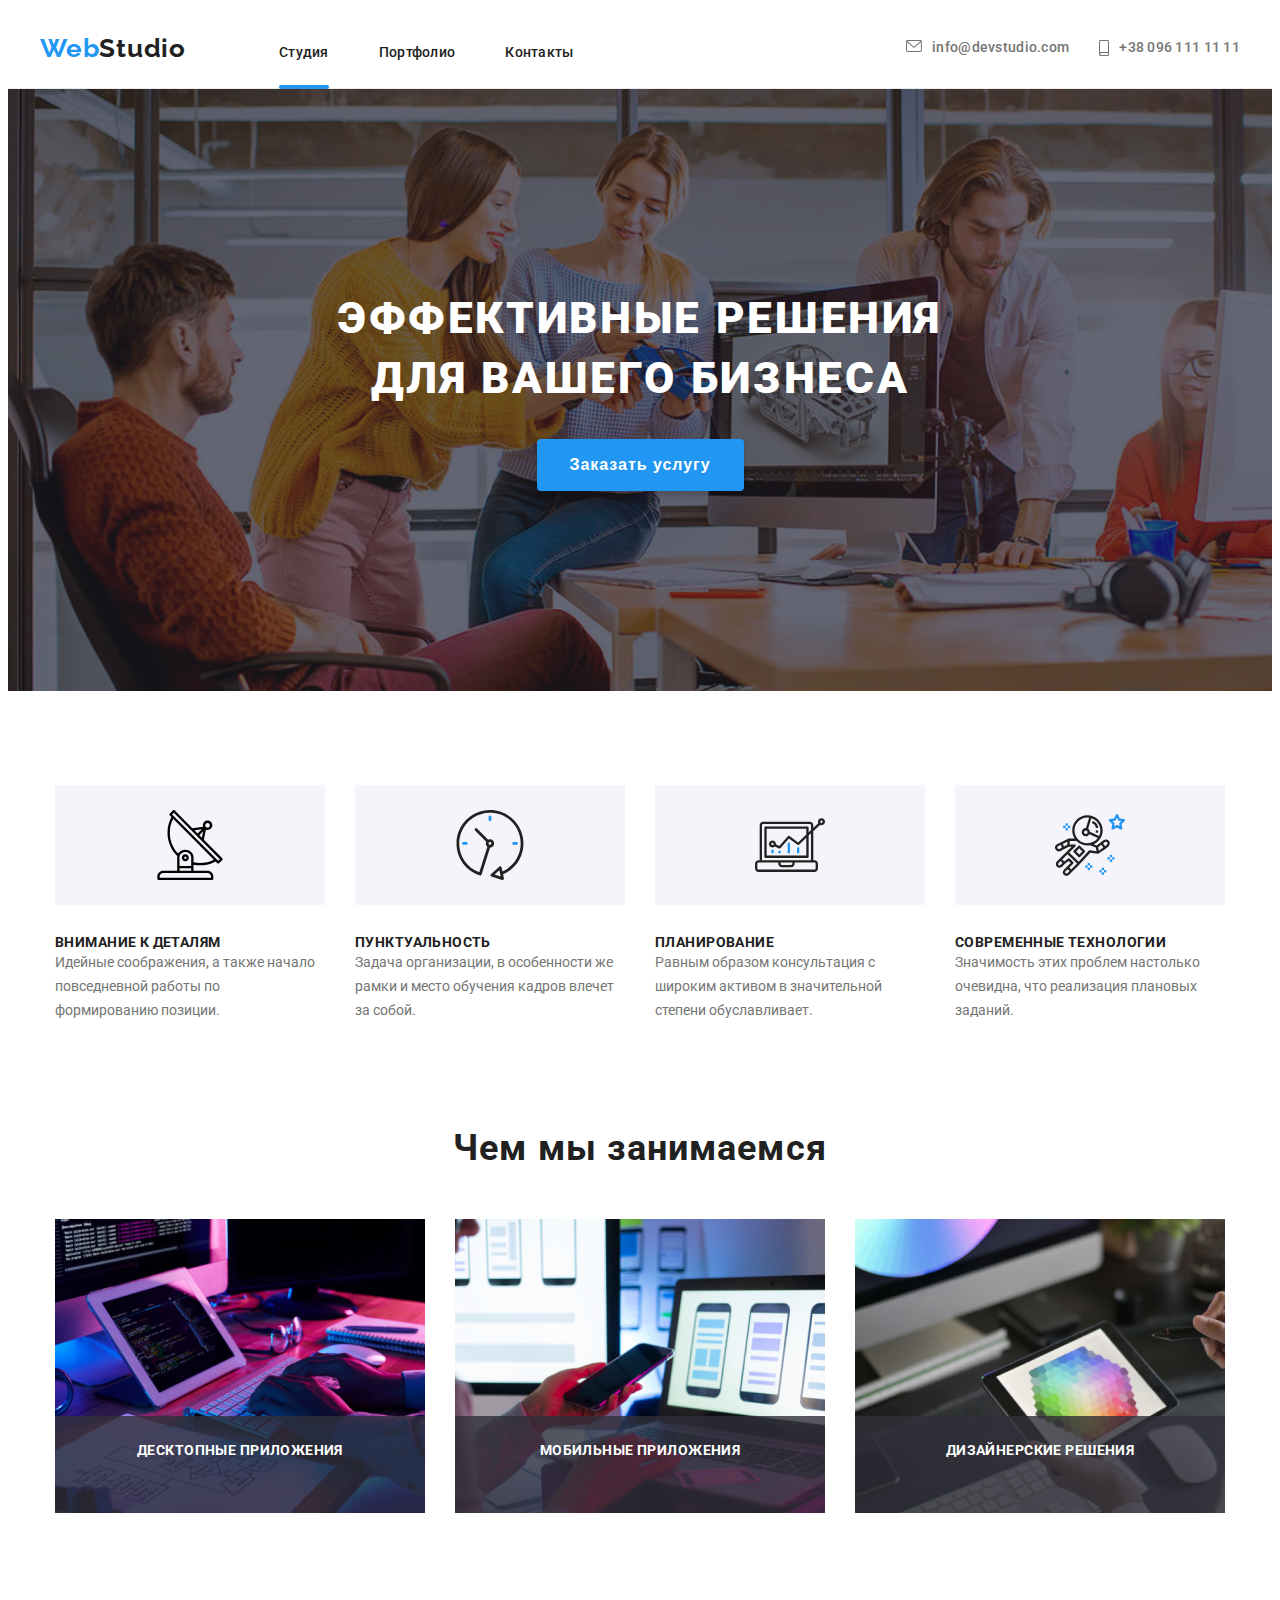
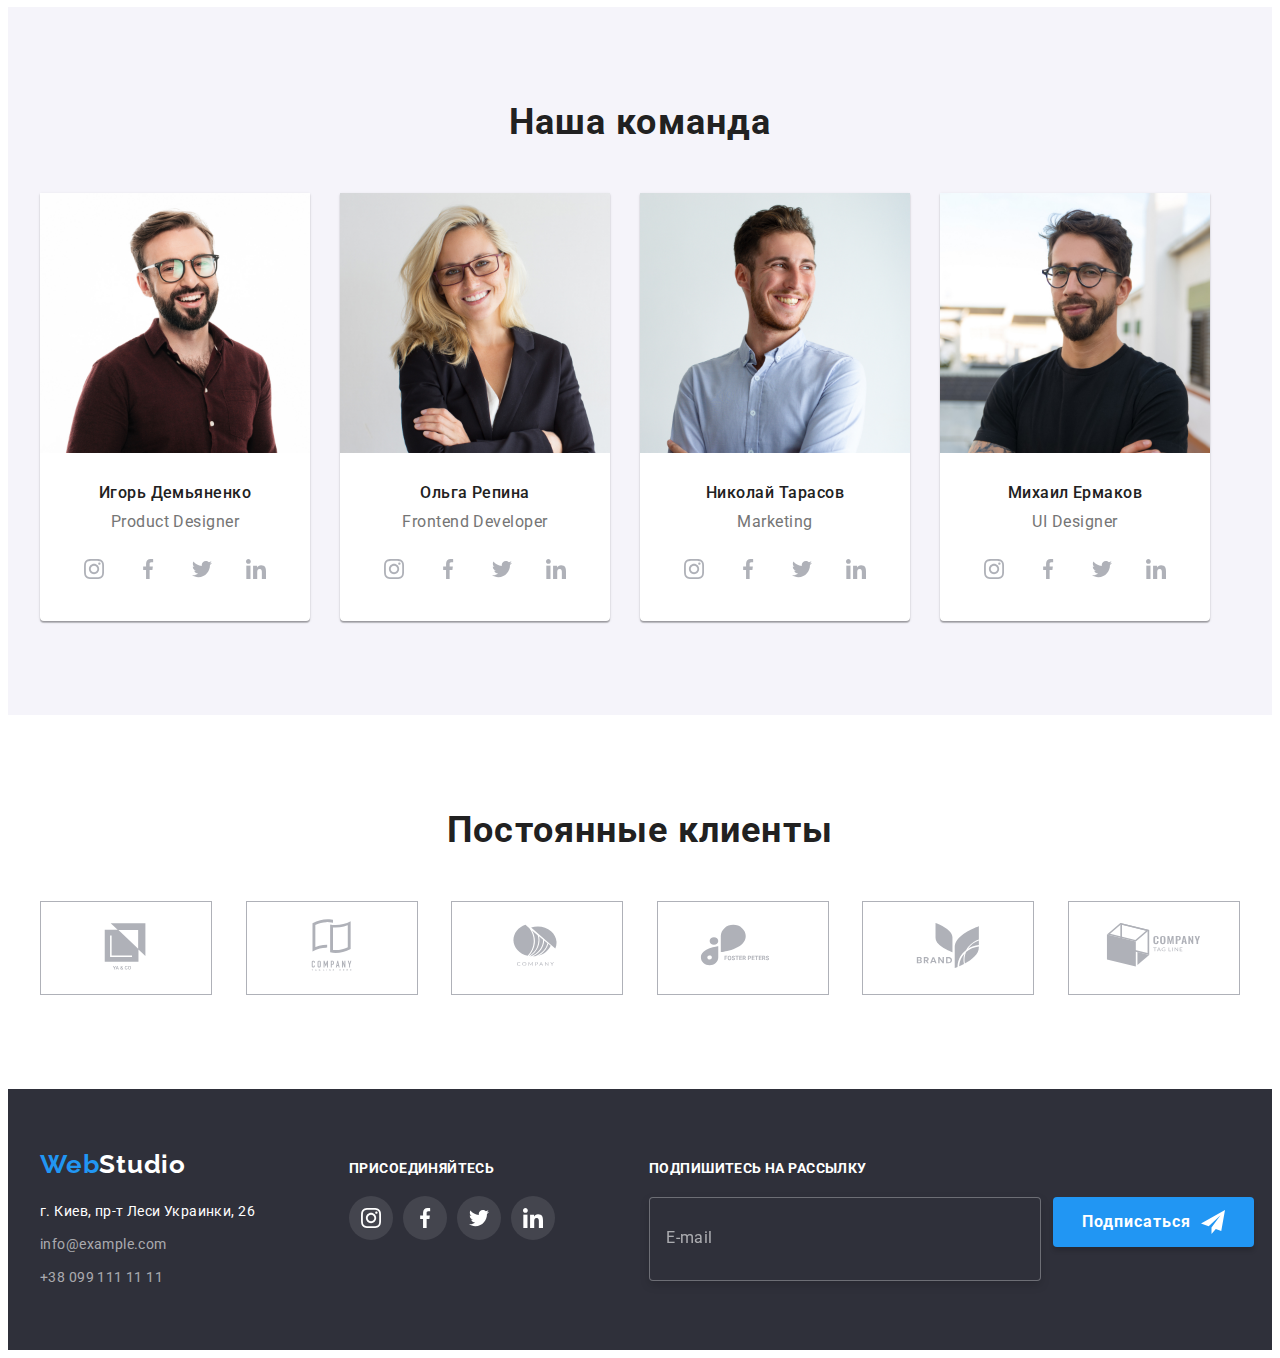
<file: index.html>
<!DOCTYPE html>
<html lang="ru">

<head>
    <meta charset="UTF-8">
    <meta http-equiv="X-UA-Compatible" content="IE=edge">
    <meta name="viewport" content="width=device-width, initial-scale=1.0">
    <link rel="preconnect" href="https://fonts.googleapis.com">
    <link rel="preconnect" href="https://fonts.gstatic.com" crossorigin>
    <link
        href="https://fonts.googleapis.com/css2?family=Raleway:wght@700&family=Roboto:wght@400;500;700;900&display=swap"
        rel="stylesheet">
    <link rel="stylesheet" href="https://cdnjs.cloudflare.com/ajax/libs/modern-normalize/1.1.0/modern-normalize.min.css"
        integrity="sha512-wpPYUAdjBVSE4KJnH1VR1HeZfpl1ub8YT/NKx4PuQ5NmX2tKuGu6U/JRp5y+Y8XG2tV+wKQpNHVUX03MfMFn9Q=="
        crossorigin="anonymous" referrerpolicy="no-referrer">
    <link rel="stylesheet" href="./css/main.min.css">
    <title>Главная</title>
</head>

<body>
    <!-- ========= HEADER ========= -->
    <header class="header">
        <div class="conteiner">
            <nav class="navigation">
                <a class="logo link" href="index.html" lang="en">Web<span class="logo__light-theme">Studio</span></a>
                <ul class="navigation__list list">
                    <li class="navigation__item">
                        <a class="navigation__link navigation__link--active link" href="index.html">Студия</a>
                    </li>
                    <li class="navigation__item">
                        <a class="navigation__link link" href="portfolio.html">Портфолио</a>
                    </li>
                    <li class="navigation__item">
                        <a class="navigation__link link" href="">Контакты</a>
                    </li>
                </ul>
            </nav>
            <ul class="contacts-list list">
                <li class="contacts-list__item">
                    <a class="contacts-list__link link" href="mailto:info@devstudio.com">
                        <svg class="contacts-list__icon" width="16px" height="12px">
                            <use href="./images/icons.svg#icon-envelope"></use>
                        </svg>
                        info@devstudio.com
                    </a>
                </li>
                <li class="contacts-list__item">
                    <a class="contacts-list__link link" href="tel:+380961111111">
                        <svg class="contacts-list__icon" width="10px" height="16px">
                            <use href="./images/icons.svg#icon-smartphone"></use>
                        </svg>
                        +38 096 111 11 11
                    </a>
                </li>
            </ul>
        </div>
    </header>
    <!-- ======= END HEADER ======= -->

    <main>
        <!-- ======== HERO ======== -->
        <section class="hero">
            <div class="conteiner">
                <h1 class="hero__title">Эффективные решения для вашего бизнеса</h1>
                <button class="modal-btn" type="button" data-modal-open>Заказать услугу</button>
            </div>
        </section>
        <!-- ====== END HERO ====== -->

        <!-- ======== BENEFITS ======== -->
        <section class="benefits">
            <div class="conteiner">
                <h2 class="benefits__title visually-hidden">Наши Преимущества</h2>
                <ul class="benefits-list list">
                    <li class="benefits-list__item">
                        <div class="benefits-list__conteiner">
                            <svg width="70px" height="70px">
                                <use href="./images/icons.svg#icon-antenna"></use>
                            </svg>
                        </div>
                        <h3 class="benefits-list__title">Внимание к деталям</h3>
                        <p class="benefits-list__text">Идейные соображения, а также начало повседневной работы по
                            формированию позиции.</p>
                    </li>
                    <li class="benefits-list__item">
                        <div class="benefits-list__conteiner">
                            <svg width="70px" height="70px">
                                <use href="./images/icons.svg#icon-clock"></use>
                            </svg>
                        </div>
                        <h3 class="benefits-list__title">Пунктуальность</h3>
                        <p class="benefits-list__text">
                            Задача организации, в особенности же рамки и место обучения кадров влечет за собой.
                        </p>
                    </li>
                    <li class="benefits-list__item">
                        <div class="benefits-list__conteiner">
                            <svg width="70px" height="70px">
                                <use href="./images/icons.svg#icon-diagram"></use>
                            </svg>
                        </div>
                        <h3 class="benefits-list__title">Планирование</h3>
                        <p class="benefits-list__text">Равным образом консультация с широким активом в значительной
                            степени
                            обуславливает.</p>
                    </li>
                    <li class="benefits-list__item">
                        <div class="benefits-list__conteiner">
                            <svg width="70px" height="70px">
                                <use href="./images/icons.svg#icon-astronaut"></use>
                            </svg>
                        </div>
                        <h3 class="benefits-list__title">Современные технологии</h3>
                        <p class="benefits-list__text">Значимость этих проблем настолько очевидна, что реализация
                            плановых
                            заданий.</p>
                    </li>
                </ul>
            </div>
        </section>
        <!-- ====== END BENEFITS ====== -->

        <!-- ======= DEVELOPMENT ======= -->
        <section class="development">
            <h2 class="development__title">Чем мы занимаемся</h2>
            <div class="conteiner">
                <ul class="development__list list">
                    <li class="development__item">
                        <img src="./images/box1.jpg" alt="Человек пишет код программы" width="370" height="294">
                        <p class="development__text">Десктопные приложения</p>
                    </li>
                    <li class="development__item">
                        <img src="./images/box2.jpg" alt="Человек занимается оформлением сайта" width="370"
                            height="294">
                        <p class="development__text">Мобильные приложения</p>
                    </li>
                    <li class="development__item">
                        <img src="./images/box3.jpg" alt="Человек создает дизайн сайта" width="370" height="294">
                        <p class="development__text">Дизайнерские решения</p>
                    </li>
                </ul>
            </div>
        </section>
        <!-- ===== END DEVELOPMENT ===== -->

        <!-- ========= TEAM ========= -->
        <section class="team">
            <div class="conteiner">
                <h2 class="team__title">Наша команда</h2>
                <ul class="team-card list">
                    <li class="team-card__item">
                        <img src="./images/team1.jpg" alt="Игорь Демьяненко - разработчик проекта" width="270"
                            height="260">
                        <div class="team-card__conteiner">
                            <h3 class="team-card__title">Игорь Демьяненко</h3>
                            <p class="team-card__text" lang="en">Product Designer</p>
                            <ul class="social-links list">
                                <li class="social-links__item">
                                    <a class="social-links__link link" href="">
                                        <svg class="social-links__icon" width="20px" height="20px">
                                            <use href="./images/icons.svg#icon-instagram"></use>
                                        </svg>
                                    </a>
                                </li>
                                <li class="social-links__item">
                                    <a class="social-links__link link" href="">
                                        <svg class="social-links__icon" width="20px" height="20px">
                                            <use href="./images/icons.svg#icon-facebook"></use>
                                        </svg>
                                    </a>
                                </li>
                                <li class="social-links__item">
                                    <a class="social-links__link link" href="">
                                        <svg class="social-links__icon" width="20px" height="20px">
                                            <use href="./images/icons.svg#icon-twitter"></use>
                                        </svg>
                                    </a>
                                </li>
                                <li class="social-links__item">
                                    <a class="social-links__link link" href="">
                                        <svg class="social-links__icon" width="20px" height="20px">
                                            <use href="./images/icons.svg#icon-linkedin"></use>
                                        </svg>
                                    </a>
                                </li>
                            </ul>
                        </div>
                    </li>
                    <li class="team-card__item">
                        <img src="./images/team2.jpg" alt="Ольга Репина - фронтенд разработчик" width="270"
                            height="260">
                        <div class="team-card__conteiner">
                            <h3 class="team-card__title">Ольга Репина</h3>
                            <p class="team-card__text" lang="en">Frontend Developer</p>
                            <ul class="social-links list">
                                <li class="social-links__item">
                                    <a class="social-links__link link" href="">
                                        <svg class="social-links__icon" width="20px" height="20px">
                                            <use href="./images/icons.svg#icon-instagram"></use>
                                        </svg>
                                    </a>
                                </li>
                                <li class="social-links__item">
                                    <a class="social-links__link link" href="">
                                        <svg class="social-links__icon" width="20px" height="20px">
                                            <use href="./images/icons.svg#icon-facebook"></use>
                                        </svg>
                                    </a>
                                </li>
                                <li class="social-links__item">
                                    <a class="social-links__link link" href="">
                                        <svg class="social-links__icon" width="20px" height="20px">
                                            <use href="./images/icons.svg#icon-twitter"></use>
                                        </svg>
                                    </a>
                                </li>
                                <li class="social-links__item">
                                    <a class="social-links__link link" href="">
                                        <svg class="social-links__icon" width="20px" height="20px">
                                            <use href="./images/icons.svg#icon-linkedin"></use>
                                        </svg>
                                    </a>
                                </li>
                            </ul>
                        </div>
                    </li>
                    <li class="team-card__item">
                        <img src="./images/team3.jpg" alt="Николай Тарасов - маркетинг" width="270" height="260">
                        <div class="team-card__conteiner">
                            <h3 class="team-card__title">Николай Тарасов</h3>
                            <p class="team-card__text" lang="en">Marketing</p>
                            <ul class="social-links list">
                                <li class="social-links__item">
                                    <a class="social-links__link link" href="">
                                        <svg class="social-links__icon" width="20px" height="20px">
                                            <use href="./images/icons.svg#icon-instagram"></use>
                                        </svg>
                                    </a>
                                </li>
                                <li class="social-links__item">
                                    <a class="social-links__link link" href="">
                                        <svg class="social-links__icon" width="20px" height="20px">
                                            <use href="./images/icons.svg#icon-facebook"></use>
                                        </svg>
                                    </a>
                                </li>
                                <li class="social-links__item">
                                    <a class="social-links__link link" href="">
                                        <svg class="social-links__icon" width="20px" height="20px">
                                            <use href="./images/icons.svg#icon-twitter"></use>
                                        </svg>
                                    </a>
                                </li>
                                <li class="social-links__item">
                                    <a class="social-links__link link" href="">
                                        <svg class="social-links__icon" width="20px" height="20px">
                                            <use href="./images/icons.svg#icon-linkedin"></use>
                                        </svg>
                                    </a>
                                </li>
                            </ul>
                        </div>
                    </li>
                    <li class="team-card__item">
                        <img src="./images/team4.jpg" alt="Михаил Ермаков - разработчик интерфейса" width="270"
                            height="260">
                        <div class="team-card__conteiner">
                            <h3 class="team-card__title">Михаил Ермаков</h3>
                            <p class="team-card__text" lang="en">UI Designer</p>
                            <ul class="social-links list">
                                <li class="social-links__item">
                                    <a class="social-links__link link" href="">
                                        <svg class="social-links__icon" width="20px" height="20px">
                                            <use href="./images/icons.svg#icon-instagram"></use>
                                        </svg>
                                    </a>
                                </li>
                                <li class="social-links__item">
                                    <a class="social-links__link link" href="">
                                        <svg class="social-links__icon" width="20px" height="20px">
                                            <use href="./images/icons.svg#icon-facebook"></use>
                                        </svg>
                                    </a>
                                </li>
                                <li class="social-links__item">
                                    <a class="social-links__link link" href="">
                                        <svg class="social-links__icon" width="20px" height="20px">
                                            <use href="./images/icons.svg#icon-twitter"></use>
                                        </svg>
                                    </a>
                                </li>
                                <li class="social-links__item">
                                    <a class="social-links__link link" href="">
                                        <svg class="social-links__icon" width="20px" height="20px">
                                            <use href="./images/icons.svg#icon-linkedin"></use>
                                        </svg>
                                    </a>
                                </li>
                            </ul>
                        </div>
                    </li>
                </ul>
            </div>
        </section>
        <!-- ======= END TEAM ======= -->

        <!-- ======== CLIENTS ======== -->
        <section class="clients">
            <div class="conteiner">
                <h2 class="clients__title">Постоянные клиенты</h2>
                <ul class="clients__list list">
                    <li>
                        <div class="clients__conteiner">
                            <a class="link" href="">
                                <svg class="clients__icon" width="106px" height="60px">
                                    <use href="./images/icons.svg#icon-client-1"></use>
                                </svg>
                            </a>
                        </div>
                    </li>
                    <li>
                        <div class="clients__conteiner">
                            <a class="link" href="">
                                <svg class="clients__icon" width="106px" height="60px">
                                    <use href="./images/icons.svg#icon-client-2"></use>
                                </svg>
                            </a>
                        </div>
                    </li>
                    <li>
                        <div class="clients__conteiner">
                            <a class="link" href="">
                                <svg class="clients__icon" width="106px" height="60px">
                                    <use href="./images/icons.svg#icon-client-3"></use>
                                </svg>
                            </a>
                        </div>
                    </li>
                    <li>
                        <div class="clients__conteiner">
                            <a class="link" href="">
                                <svg class="clients__icon" width="106px" height="60px">
                                    <use href="./images/icons.svg#icon-client-4"></use>
                                </svg>
                            </a>
                        </div>
                    </li>
                    <li>
                        <div class="clients__conteiner">
                            <a class="link" href="">
                                <svg class="clients__icon" width="106px" height="60px">
                                    <use href="./images/icons.svg#icon-client-5"></use>
                                </svg>
                            </a>
                        </div>
                    </li>
                    <li>
                        <div class="clients__conteiner">
                            <a class="link" href="">
                                <svg class="clients__icon" width="106px" height="60px">
                                    <use href="./images/icons.svg#icon-client-6"></use>
                                </svg>
                            </a>
                        </div>
                    </li>
                </ul>
            </div>
        </section>
        <!-- ====== END CLIENTS ====== -->
    </main>

    <!-- ======== FOOTER ======== -->
    <footer class="footer">
        <div class="conteiner">
            <div class="footer__adress-conteiner">
                <a class="logo link" href="index.html" lang="en">Web<span class="logo__dark-theme">Studio</span></a>
                <address class="address">
                    <a class="adress__link link" href="https://goo.gl/maps/y6NcmPz2KW6kS1Qi8" target="_blank"
                        rel="noopener noreferer">г. Киев,
                        пр-т
                        Леси Украинки, 26</a>
                    <ul class="list">
                        <li class="adress__item">
                            <a class="adress__link-email link" href="mailto:info@example.com">info@example.com</a>
                        </li>
                        <li class="adress__item">
                            <a class="adress__link-tel link" href="tel:+380991111111">+38 099 111 11 11</a>
                        </li>
                    </ul>
                </address>
            </div>
            <div class="footer__social-links-conteiner">
                <p class="footer__social-links-text">присоединяйтесь</p>
                <ul class="social-links list">
                    <li class="social-links__item">
                        <a class="social-links__link social-links__link--dark-theme link" href="">
                            <svg class="social-links__icon social-links__icon--dark-theme" width="20px" height="20px">
                                <use href="./images/icons.svg#icon-instagram"></use>
                            </svg>
                        </a>
                    </li>
                    <li class="social-links__item">
                        <a class="social-links__link social-links__link--dark-theme link" href="">
                            <svg class="social-links__icon social-links__icon--dark-theme" width="20px" height="20px">
                                <use href="./images/icons.svg#icon-facebook"></use>
                            </svg>
                        </a>
                    </li>
                    <li class="social-links__item">
                        <a class="social-links__link social-links__link--dark-theme link" href="">
                            <svg class="social-links__icon social-links__icon--dark-theme" width="20px" height="20px">
                                <use href="./images/icons.svg#icon-twitter"></use>
                            </svg>
                        </a>
                    </li>
                    <li class="social-links__item">
                        <a class="social-links__link social-links__link--dark-theme link" href="">
                            <svg class="social-links__icon social-links__icon--dark-theme" width="20px" height="20px">
                                <use href="./images/icons.svg#icon-linkedin"></use>
                            </svg>
                        </a>
                    </li>
                </ul>
            </div>
            <div class="email-form">
                <p class="email-form__message">Подпишитесь на рассылку</p>
                <form class="email-form__form">
                    <input type="email" name="footer-user-email" class="email-form__input" placeholder="E-mail"
                        required>
                    <button type="submit" class="email-form__button">Подписаться
                        <svg class="email-form__icon" width="24px" height="24px">
                            <use href="./images/icons.svg#icon-icon-send"></use>
                        </svg>
                    </button>
                </form>
            </div>
        </div>
    </footer>
    <!-- ====== END FOOTER ====== -->

    <!-- ======== MODAL ======== -->
    <div class="backdrop is-hidden" data-modal>
        <div class="modal-window">
            <button type="button" class="modal-window__close-btn" data-modal-close>
                <svg width="18px" height="18px">
                    <use href="./images/icons.svg#icon-close-black-18dp-2-1"></use>
                </svg>
            </button>
            <b class="modal-form__text">Оставьте свои данные, мы вам перезвоним</b>
            <form class="modal-form">
                <label class="modal-form__label">Имя
                    <span class="modal-form__label-wrapper">
                        <input type="text" name="user-name" class="modal-form__input" required minlength="2">
                        <svg class="modal-form__icon" width="18px" height="18px">
                            <use href="./images/icons.svg#icon-person-black-18dp-1"></use>
                        </svg>
                    </span>
                </label>
                <label class="modal-form__label">Телефон
                    <span class="modal-form__label-wrapper">
                        <input type="tel" name="user-phone" class="modal-form__input" title="096-111-11-11" required>
                        <svg class="modal-form__icon" width="18px" height="18px">
                            <use href="./images/icons.svg#icon-phone-black-18dp-1"></use>
                        </svg>
                    </span>
                </label>
                <label class="modal-form__label">Почта
                    <span class="modal-form__label-wrapper">
                        <input type="email" name="user-email" class="modal-form__input">
                        <svg class="modal-form__icon" width="18px" height="18px">
                            <use href="./images/icons.svg#icon-email-black-18dp-1"></use>
                        </svg>
                    </span>
                </label>
                <label class="modal-form__label">Комментарий
                    <textarea name="user-message" class="modal-form__textarea" placeholder="Введите текст"></textarea>
                </label>
                <input type="checkbox" id="user-license" class="modal-form__licensebox visually-hidden"
                    name="licensebox">
                <label class="modal-form__license-text" for="user-license">Соглашаюсь с рассылкой и принимаю&nbsp; <a
                        href="" class="modal-form__license-link">Условия
                        договора</a> </label>
                <button type="submit" class="modal-form__button">Отправить</button>
            </form>
        </div>
    </div>
    <!-- ====== END MODAL ====== -->

    <script src="./js/modal.js"></script>
</body>

</html>
</file>
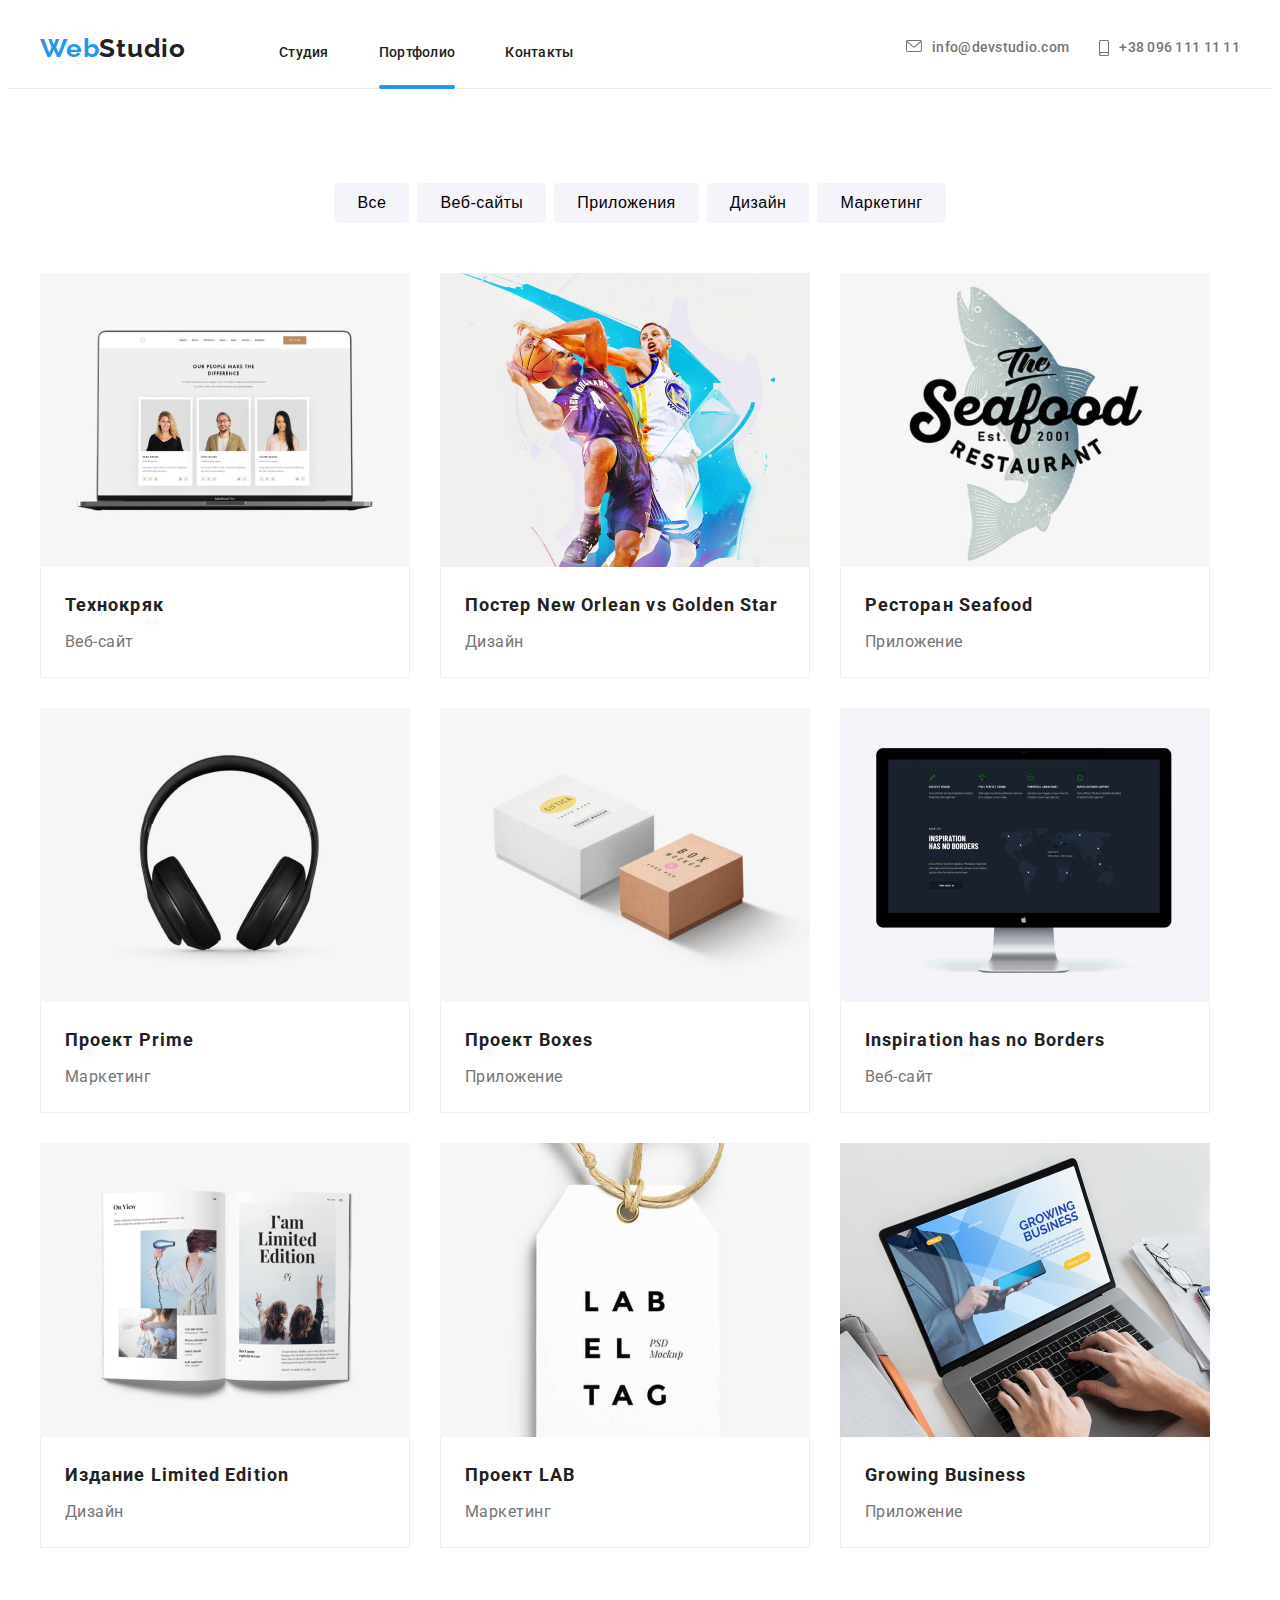
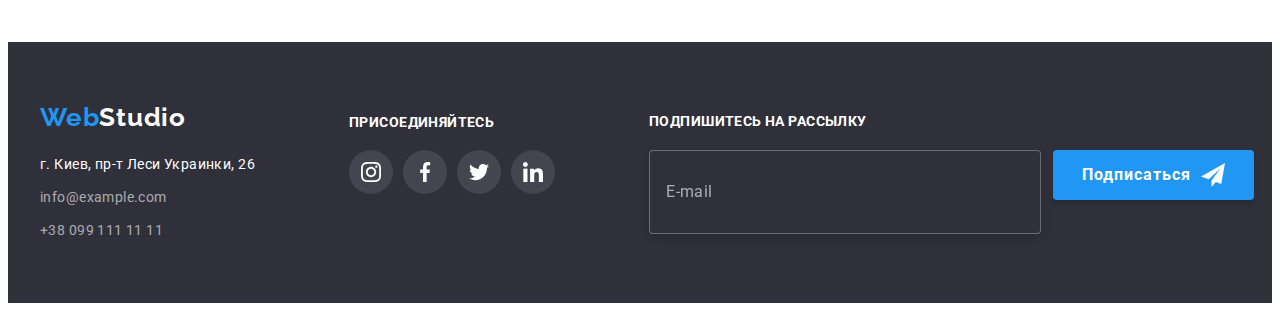
<file: portfolio.html>
<!DOCTYPE html>
<html lang="ru">

<head>
    <meta charset="UTF-8">
    <meta http-equiv="X-UA-Compatible" content="IE=edge">
    <meta name="viewport" content="width=device-width, initial-scale=1.0">
    <link rel="preconnect" href="https://fonts.googleapis.com">
    <link rel="preconnect" href="https://fonts.gstatic.com" crossorigin>
    <link
        href="https://fonts.googleapis.com/css2?family=Raleway:wght@700&family=Roboto:wght@400;500;700;900&display=swap"
        rel="stylesheet">
    <link rel="stylesheet" href="https://cdnjs.cloudflare.com/ajax/libs/modern-normalize/1.1.0/modern-normalize.min.css"
        integrity="sha512-wpPYUAdjBVSE4KJnH1VR1HeZfpl1ub8YT/NKx4PuQ5NmX2tKuGu6U/JRp5y+Y8XG2tV+wKQpNHVUX03MfMFn9Q=="
        crossorigin="anonymous" referrerpolicy="no-referrer">
    <link rel="stylesheet" href="./css/portfolio.min.css">
    <title>Портфолио</title>
</head>

<body>
    <!-- ========= HEADER ========= -->
    <header class="header">
        <div class="conteiner">
            <nav class="navigation">
                <a class="logo link" href="index.html" lang="en">Web<span class="logo__light-theme">Studio</span></a>
                <ul class="navigation__list list">
                    <li class="navigation__item">
                        <a class="navigation__link link" href="index.html">Студия</a>
                    </li>
                    <li class="navigation__item">
                        <a class="navigation__link navigation__link--active link link"
                            href="portfolio.html">Портфолио</a>
                    </li>
                    <li class="navigation__item">
                        <a class="navigation__link link" href="">Контакты</a>
                    </li>
                </ul>
            </nav>
            <ul class="contacts-list list">
                <li class="contacts-list__item">
                    <a class="contacts-list__link link" href="mailto:info@devstudio.com">
                        <svg class="contacts-list__icon" width="16px" height="12px">
                            <use href="./images/icons.svg#icon-envelope"></use>
                        </svg>
                        info@devstudio.com
                    </a>
                </li>
                <li class="contacts-list__item">
                    <a class="contacts-list__link link" href="tel:+380961111111">
                        <svg class="contacts-list__icon" width="10px" height="16px">
                            <use href="./images/icons.svg#icon-smartphone"></use>
                        </svg>
                        +38 096 111 11 11
                    </a>
                </li>
            </ul>
        </div>
    </header>
    <!-- ======= END HEADER ======= -->
    <main>

        <!-- ======= PORTFOLIO ======= -->
        <section class="portfolio">
            <div class="conteiner">
                <h1 class="visually-hidden">Наши проекты</h1>
                <ul class="filter-button-set list">
                    <li class="filter-button-set__item">
                        <button class="filter-button-set__button" type="button">Все</button>
                    </li>
                    <li class="filter-button-set__item">
                        <button class="filter-button-set__button" type="button">Веб-сайты</button>
                    </li>
                    <li class="filter-button-set__item">
                        <button class="filter-button-set__button" type="button">Приложения</button>
                    </li>
                    <li class="filter-button-set__item">
                        <button class="filter-button-set__button" type="button">Дизайн</button>
                    </li>
                    <li class="filter-button-set__item">
                        <button class="filter-button-set__button" type="button">Маркетинг</button>
                    </li>
                </ul>
                <ul class="portfolio-card-set list">
                    <li class="portfolio-card-set__item">
                        <a class="portfolio-card-set__link link" href="">
                            <div class="portfolio-card-set__link-conteiner">
                                <img src="./portfolio-images/project-1.jpg" alt="Ноутбук с открытым сайтом" width="370"
                                    height="294">
                                <p class="portfolio-card-set__overlay">Ресурс предлагает комплексные предложения с
                                    разным
                                    уровнем
                                    функционала и сервисов. Все это позволит посетителю получить
                                    исчерпывающие сведения о компании или частном лице.</p>
                            </div>
                            <div class="portfolio-card-set__title-conteiner">
                                <h2 class="portfolio-card-set__title">Технокряк</h2>
                                <p class="portfolio-card-set__text">Веб-сайт</p>
                            </div>
                        </a>
                    </li>
                    <li class="portfolio-card-set__item">
                        <a class="portfolio-card-set__link link" href="">
                            <div class="portfolio-card-set__link-conteiner">
                                <img src="./portfolio-images/project-2.jpg" alt="Два баскетболиста" width="370"
                                    height="294">
                                <p class="portfolio-card-set__overlay">Ресурс предлагает комплексные предложения с
                                    разным
                                    уровнем
                                    функционала и сервисов. Все это позволит посетителю получить
                                    исчерпывающие сведения о компании или частном лице.</p>
                            </div>
                            <div class="portfolio-card-set__title-conteiner">
                                <h2 class="portfolio-card-set__title">Постер <span lang="en">New Orlean vs Golden
                                        Star</span>
                                </h2>
                                <p class="portfolio-card-set__text">Дизайн</p>
                            </div>
                        </a>
                    </li>
                    <li class="portfolio-card-set__item">
                        <a class="portfolio-card-set__link link" href="">
                            <div class="portfolio-card-set__link-conteiner">
                                <img src="./portfolio-images/project-3.jpg" alt="Рыба" width="370" height="294">
                                <p class="portfolio-card-set__overlay">Ресурс предлагает комплексные предложения с
                                    разным
                                    уровнем
                                    функционала и сервисов. Все это позволит посетителю получить
                                    исчерпывающие сведения о компании или частном лице.</p>
                            </div>
                            <div class="portfolio-card-set__title-conteiner">
                                <h2 class="portfolio-card-set__title">Ресторан <span lang="en">Seafood</span></h2>
                                <p class="portfolio-card-set__text">Приложение</p>
                            </div>
                        </a>
                    </li>
                    <li class="portfolio-card-set__item">
                        <a class="portfolio-card-set__link link" href="">
                            <div class="portfolio-card-set__link-conteiner">
                                <img src="./portfolio-images/project-4.jpg" alt="Наушники" width="370" height="294">
                                <p class="portfolio-card-set__overlay">Ресурс предлагает комплексные предложения с
                                    разным
                                    уровнем
                                    функционала и сервисов. Все это позволит посетителю получить
                                    исчерпывающие сведения о компании или частном лице.</p>
                            </div>
                            <div class="portfolio-card-set__title-conteiner">
                                <h2 class="portfolio-card-set__title">Проект <span lang="en">Prime</span></h2>
                                <p class="portfolio-card-set__text">Маркетинг</p>
                            </div>
                        </a>
                    </li>
                    <li class="portfolio-card-set__item">
                        <a class="portfolio-card-set__link link" href="">
                            <div class="portfolio-card-set__link-conteiner">
                                <img src="./portfolio-images/project-5.jpg" alt="Две коробки" width="370" height="294">
                                <p class="portfolio-card-set__overlay">Ресурс предлагает комплексные предложения с
                                    разным
                                    уровнем
                                    функционала и сервисов. Все это позволит посетителю получить
                                    исчерпывающие сведения о компании или частном лице.</p>
                            </div>
                            <div class="portfolio-card-set__title-conteiner">
                                <h2 class="portfolio-card-set__title">Проект <span lang="en">Boxes</span></h2>
                                <p class="portfolio-card-set__text">Приложение</p>
                            </div>
                        </a>
                    </li>
                    <li class="portfolio-card-set__item">
                        <a class="portfolio-card-set__link link" href="">
                            <div class="portfolio-card-set__link-conteiner">
                                <img src="./portfolio-images/project-6.jpg" alt="Монитор с картой земли" width="370"
                                    height="294">
                                <p class="portfolio-card-set__overlay">Ресурс предлагает комплексные предложения с
                                    разным
                                    уровнем
                                    функционала и сервисов. Все это позволит посетителю получить
                                    исчерпывающие сведения о компании или частном лице.</p>
                            </div>
                            <div class="portfolio-card-set__title-conteiner">
                                <h2 class="portfolio-card-set__title" lang="en">Inspiration has no Borders</h2>
                                <p class="portfolio-card-set__text">Веб-сайт</p>
                            </div>
                        </a>
                    </li>
                    <li class="portfolio-card-set__item">
                        <a class="portfolio-card-set__link link" href="">
                            <div class="portfolio-card-set__link-conteiner">
                                <img src="./portfolio-images/project-7.jpg" alt="Открытая книга" width="370"
                                    height="294">
                                <p class="portfolio-card-set__overlay">Ресурс предлагает комплексные предложения с
                                    разным
                                    уровнем
                                    функционала и сервисов. Все это позволит посетителю получить
                                    исчерпывающие сведения о компании или частном лице.</p>
                            </div>
                            <div class="portfolio-card-set__title-conteiner">
                                <h2 class="portfolio-card-set__title">Издание <span lang="en">Limited Edition</span>
                                </h2>
                                <p class="portfolio-card-set__text">Дизайн</p>
                            </div>
                        </a>
                    </li>
                    <li class="portfolio-card-set__item">
                        <a class="portfolio-card-set__link link" href="">
                            <div class="portfolio-card-set__link-conteiner">
                                <img src="./portfolio-images/project-8.jpg" alt="Бирка с одежды" width="370"
                                    height="294">
                                <p class="portfolio-card-set__overlay">Ресурс предлагает комплексные предложения с
                                    разным
                                    уровнем
                                    функционала и сервисов. Все это позволит посетителю получить
                                    исчерпывающие сведения о компании или частном лице.</p>
                            </div>
                            <div class="portfolio-card-set__title-conteiner">
                                <h2 class="portfolio-card-set__title">Проект <span lang="en">LAB</span></h2>
                                <p class="portfolio-card-set__text">Маркетинг</p>
                            </div>
                        </a>
                    </li>
                    <li class="portfolio-card-set__item">
                        <a class="portfolio-card-set__link link" href="">
                            <div class="portfolio-card-set__link-conteiner">
                                <img src="./portfolio-images/project-9.jpg" alt="Человек работает за компьютером"
                                    width="370" height="294">
                                <p class="portfolio-card-set__overlay">Ресурс предлагает комплексные предложения с
                                    разным
                                    уровнем
                                    функционала и сервисов. Все это позволит посетителю получить
                                    исчерпывающие сведения о компании или частном лице.</p>
                            </div>
                            <div class="portfolio-card-set__title-conteiner">
                                <h2 class="portfolio-card-set__title" lang="en">Growing Business</h2>
                                <p class="portfolio-card-set__text">Приложение</p>
                            </div>
                        </a>
                    </li>
                </ul>
            </div>
        </section>
        <!-- ===== END PORTFOLIO ===== -->

    </main>

    <!-- ======== FOOTER ======== -->
    <footer class="footer">
        <div class="conteiner">
            <div class="footer__adress-conteiner">
                <a class="logo link" href="index.html" lang="en">Web<span class="logo__dark-theme">Studio</span></a>
                <address class="address">
                    <a class="adress__link link" href="https://goo.gl/maps/y6NcmPz2KW6kS1Qi8" target="_blank"
                        rel="noopener noreferer">г. Киев,
                        пр-т
                        Леси Украинки, 26</a>
                    <ul class="list">
                        <li class="adress__item">
                            <a class="adress__link-email link" href="mailto:info@example.com">info@example.com</a>
                        </li>
                        <li class="adress__item">
                            <a class="adress__link-tel link" href="tel:+380991111111">+38 099 111 11 11</a>
                        </li>
                    </ul>
                </address>
            </div>
            <div class="footer__social-links-conteiner">
                <p class="footer__social-links-text">присоединяйтесь</p>
                <ul class="social-links list">
                    <li class="social-links__item">
                        <a class="social-links__link social-links__link--dark-theme link" href="">
                            <svg class="social-links__icon social-links__icon--dark-theme" width="20px" height="20px">
                                <use href="./images/icons.svg#icon-instagram"></use>
                            </svg>
                        </a>
                    </li>
                    <li class="social-links__item">
                        <a class="social-links__link social-links__link--dark-theme link" href="">
                            <svg class="social-links__icon social-links__icon--dark-theme" width="20px" height="20px">
                                <use href="./images/icons.svg#icon-facebook"></use>
                            </svg>
                        </a>
                    </li>
                    <li class="social-links__item">
                        <a class="social-links__link social-links__link--dark-theme link" href="">
                            <svg class="social-links__icon social-links__icon--dark-theme" width="20px" height="20px">
                                <use href="./images/icons.svg#icon-twitter"></use>
                            </svg>
                        </a>
                    </li>
                    <li class="social-links__item">
                        <a class="social-links__link social-links__link--dark-theme link" href="">
                            <svg class="social-links__icon social-links__icon--dark-theme" width="20px" height="20px">
                                <use href="./images/icons.svg#icon-linkedin"></use>
                            </svg>
                        </a>
                    </li>
                </ul>
            </div>
            <div class="email-form">
                <p class="email-form__message">Подпишитесь на рассылку</p>
                <form class="email-form__form">
                    <input type="email" name="footer-user-email" class="email-form__input" placeholder="E-mail"
                        required>
                    <button type="submit" class="email-form__button">Подписаться
                        <svg class="email-form__icon" width="24px" height="24px">
                            <use href="./images/icons.svg#icon-icon-send"></use>
                        </svg>
                    </button>
                </form>
            </div>
        </div>
    </footer>
    <!-- ====== END FOOTER ====== -->

</body>

</html>
</file>
<file: css/main.min.css>
:root{--main-font: "Roboto", sans-serif;--secondary-font: "Raleway", sans-serif;--accent-color: rgba(33, 150, 243, 1);--primary-color: rgba(33, 33, 33, 1);--secondary-color: rgba(117, 117, 117, 1);--third-color: rgba(255, 255, 255, 1)}.visually-hidden{position:absolute !important;clip:rect(1px 1px 1px 1px);clip:rect(1px, 1px, 1px, 1px);padding:0 !important;border:0 !important;height:1px !important;width:1px !important;overflow:hidden}.backdrop{position:fixed;top:0;left:0;width:100vw;height:100vh;background-color:rgba(0,0,0,.2);transition:opacity 250ms cubic-bezier(0.4, 0, 0.2, 1),visibility 250ms cubic-bezier(0.4, 0, 0.2, 1),pointer-events 250ms cubic-bezier(0.4, 0, 0.2, 1)}.is-hidden{opacity:0;visibility:hidden;pointer-events:none}body{color:var(--primary-color);font-family:var(--main-font)}h1,h2,h3,h4,h5,h6,p{margin:0}ul,ol{padding:0;margin:0}img{display:block}.link{text-decoration:none}.list{list-style:none}.address{font-style:normal}.conteiner{margin:0 auto;width:1200px}.header .conteiner{display:flex;align-items:center;padding:0 15px;border-top:none;min-height:80px}.hero .conteiner{padding-top:200px;padding-bottom:200px}.team .conteiner,.clients .conteiner,.portfolio .conteiner{padding:94px 15px}.footer .conteiner{padding:60px 15px;display:flex;align-items:baseline}.logo{font-family:var(--secondary-font);font-weight:700;font-size:26px;line-height:1.19;letter-spacing:.03em;color:var(--accent-color);margin-right:93px;transition:text-decoration 1000ms cubic-bezier(0.4, 0, 0.2, 1)}.logo:hover,.logo:focus{text-decoration:underline}.footer .logo{display:block;margin-bottom:20px}.logo__light-theme{color:var(--primary-color)}.logo__dark-theme{color:var(--third-color)}.modal-btn{margin:0 auto;font-weight:700;font-size:16px;line-height:1.88;display:block;letter-spacing:.06em;color:var(--third-color);background-color:var(--accent-color);box-shadow:0px 4px 4px rgba(0,0,0,.15);cursor:pointer;border-radius:4px;border:1px solid rgba(0,0,0,0);min-width:200px;padding:10px 32px;transition:background-color 250ms cubic-bezier(0.4, 0, 0.2, 1)}.modal-btn:hover,.modal-btn:focus{background-color:#188ce8}.social-links{display:flex;justify-content:center;align-items:center}.social-links__item:not(:last-child){margin-right:10px}.social-links__link{display:flex;justify-content:center;align-items:center;width:44px;height:44px;border-radius:50%;transition:background-color 250ms cubic-bezier(0.4, 0, 0.2, 1)}.social-links__link:hover,.social-links__link:focus{background-color:var(--accent-color)}.social-links__icon{fill:#afb1b8;transition:fill 250ms cubic-bezier(0.4, 0, 0.2, 1)}.social-links__link:hover .social-links__icon,.social-links__link:focus .social-links__icon{fill:var(--third-color)}.social-links__link--dark-theme{background-color:rgba(255,255,255,.1)}.social-links__icon--dark-theme{fill:var(--third-color)}.modal-window{position:absolute;top:50%;left:50%;transform:translate(-50%, -50%);width:528px;height:580px;background-color:#fff;padding:40px}.modal-window__close-btn{position:absolute;top:8px;right:8px;display:flex;width:30px;height:30px;background:#fff;border:1px solid rgba(0,0,0,.1);border-radius:50%;cursor:pointer;align-items:center;transition:fill 250ms linear}.modal-window__close-btn:focus,.modal-window__close-btn:hover{fill:var(--accent-color)}.modal-form__text{display:block;text-align:center;margin-bottom:12px;font-family:var(--main-font);font-style:normal;font-weight:700;font-size:20px;line-height:1.15;letter-spacing:.03em}.modal-form{display:flex;flex-direction:column}.modal-form__label{margin-bottom:10px;font-family:var(--main-font);font-size:12px;line-height:1.17;letter-spacing:.01em;color:#757575}.modal-form__label-wrapper{position:relative;margin-top:4px;display:block}.modal-form__input{width:100%;height:40px;border:1px solid rgba(33,33,33,.2);border-radius:4px;padding-left:42px;transition:border-color 250ms linear}.modal-form__input:focus{outline:none;border-color:var(--accent-color)}.modal-form__icon{position:absolute;top:50%;left:12px;transform:translateY(-50%);transition:fill 250ms linear}.modal-form__input:focus+.modal-form__icon{fill:var(--accent-color)}.modal-form__textarea{width:100%;resize:none;margin-top:4px;height:120px;border:1px solid rgba(33,33,33,.2);border-radius:4px;padding:12px 16px;font-family:var(--main-font);font-size:14px;line-height:1.14;letter-spacing:.01em;transition:border-color 250ms linear}.modal-form__textarea::placeholder{color:rgba(117,117,117,.5)}.modal-form__textarea:focus{border-color:var(--accent-color);outline:none}.modal-form__license-text{display:flex;font-family:var(--main-font);font-size:14px;line-height:1.71;letter-spacing:.03em;color:#757575;align-items:center;margin-bottom:30px}.modal-form__license-text::before{display:block;content:"";width:16px;height:15px;border:1px solid #212121;border-radius:1px;margin-right:7px;cursor:pointer}.modal-form__licensebox:checked+.modal-form__license-text::before{background-image:url("../images/icon-check.svg");background-position:center;border-color:var(--accent-color);background-color:var(--accent-color);border-radius:1px}.modal-form__license-link{text-decoration-line:underline;color:#2196f3}.modal-form__button{align-self:center;min-width:200px;background-color:var(--accent-color);box-shadow:0px 4px 4px rgba(0,0,0,.15);border-radius:4px;border-color:var(--accent-color);font-family:var(--main-font);font-weight:700;font-size:16px;line-height:1.88;text-align:center;letter-spacing:.06em;color:var(--third-color);padding:10px 55px;cursor:pointer;border:1px solid rgba(0,0,0,0);transition:background-color 250ms linear}.modal-form__button:focus,.modal-form__button:hover{background-color:#188ce8}.email-form__message{font-family:var(--main-font);font-weight:700;font-size:14px;line-height:1.14;letter-spacing:.03em;text-transform:uppercase;color:var(--third-color);margin-bottom:20px}.email-form__form{display:flex}.email-form__input{width:358px;height:50px;border:1px solid rgba(255,255,255,.3);filter:drop-shadow(0px 4px 4px rgba(0, 0, 0, 0.15));border-radius:4px;background-color:#2f303a;outline:none;padding:16px;margin-right:12px;color:var(--third-color)}.email-form__input::placeholder{color:rgba(255,255,255,.6);font-family:var(--main-font);font-size:16px;line-height:1.25;letter-spacing:.03em}.email-form__button{min-width:200px;height:50px;padding:10px 28px;background-color:var(--accent-color);box-shadow:0px 4px 4px rgba(0,0,0,.15);border-radius:4px;font-family:var(--main-font);font-weight:700;font-size:16px;line-height:1.88;text-align:left;letter-spacing:.06em;color:var(--third-color);border:1px solid rgba(0,0,0,0);cursor:pointer;display:flex;align-items:center;justify-content:center}.email-form__icon{margin-left:10px}.header{border-bottom:1px solid #ececec}.navigation{display:flex;align-items:baseline}.navigation__list{display:flex}.navigation__item{position:relative}.navigation__item:not(:last-child){margin-right:50px}.navigation__link{font-size:14px;font-weight:500;line-height:1.14;letter-spacing:.02em;color:var(--primary-color);transition:color 250ms cubic-bezier(0.4, 0, 0.2, 1)}.navigation__link:hover,.navigation__link:focus{color:var(--accent-color)}.navigation__link--active:visited{color:var(--accent-color)}.navigation__link--active::after{display:inline-block;content:"";position:absolute;left:0;bottom:-28px;width:100%;height:4px;background:var(--accent-color);border-radius:2px}.contacts-list{display:flex;margin-left:auto}.contacts-list__item:not(:last-child){margin-right:30px}.contacts-list__link{font-weight:500;font-size:14px;line-height:1.14;letter-spacing:.02em;color:var(--secondary-color);display:flex;transition:color 250ms cubic-bezier(0.4, 0, 0.2, 1)}.contacts-list__link:hover,.contacts-list__link:focus{color:var(--accent-color)}.contacts-list__icon{margin-right:10px;fill:var(--secondary-color);transition:fill 250ms cubic-bezier(0.4, 0, 0.2, 1)}.contacts-list__link:hover .contacts-list__icon,.contacts-list__link:focus .contacts-list__icon{fill:var(--accent-color)}.hero{background-color:#c4c4c4;background-image:linear-gradient(rgba(47, 48, 58, 0.4), rgba(47, 48, 58, 0.4)),url("../images/bghero.jpg");max-width:1600px;background-repeat:no-repeat;background-size:cover}.hero__title{margin:auto;max-width:696px;font-weight:900;font-size:44px;line-height:1.36;text-align:center;letter-spacing:.06em;text-transform:uppercase;color:var(--third-color);margin-bottom:30px}.benefits-list{display:flex;padding:94px 15px}.benefits-list__item{width:270px}.benefits-list__item:not(:last-child){margin-right:30px;margin-bottom:10px}.benefits-list__conteiner{width:270px;height:120px;background-color:#f5f4fa;margin-bottom:30px;display:flex;justify-content:center;align-items:center}.benefits-list__title{font-weight:700;font-size:14px;line-height:1.14;letter-spacing:.03em;text-transform:uppercase}.benefits-list__text{font-size:14px;line-height:1.71;color:var(--secondary-color)}.development__title{font-weight:700;font-size:36px;line-height:1.17;text-align:center;letter-spacing:.03em;padding-bottom:50px}.development__list{display:flex;padding-left:15px;padding-right:15px;padding-bottom:94px}.development__item{position:relative}.development__item:not(:last-child){margin-right:30px}.development__text{position:absolute;font-weight:700;font-size:14px;line-height:1.14;text-align:center;letter-spacing:.03em;text-transform:uppercase;color:var(--third-color);width:100%;height:70px;background-color:rgba(47,48,58,.8);bottom:0;padding-top:27px}.team{background-color:#f5f4fa}.team__title{font-weight:700;font-size:36px;line-height:1.17;text-align:center;letter-spacing:.03em;padding-bottom:50px}.team-card{display:flex}.team-card__item{background-color:var(--third-color);box-shadow:0px 1px 3px rgba(0,0,0,.12),0px 1px 1px rgba(0,0,0,.14),0px 2px 1px rgba(0,0,0,.2);border-radius:0px 0px 4px 4px}.team-card__item:not(:last-child){margin-right:30px}.team-card__conteiner{padding-top:30px;padding-bottom:30px}.team-card__title{font-weight:500;font-size:16px;line-height:1.19;text-align:center;letter-spacing:.03em;margin-bottom:10px}.team-card__text{font-size:16px;line-height:1.19;text-align:center;letter-spacing:.03em;color:var(--secondary-color);margin-bottom:16px}.clients__title{text-align:center;font-family:var(--main-font);font-weight:700;font-size:36px;line-height:42px;text-align:center;letter-spacing:.03em;margin-bottom:50px}.clients__list{display:flex;justify-content:space-between}.clients__conteiner{width:170px;height:92px;border:1px solid #afb1b8;display:flex;justify-content:center;align-items:center}.clients__icon{fill:#afb1b8;transition:fill 250ms cubic-bezier(0.4, 0, 0.2, 1)}.clients__conteiner:hover .clients__icon,.clients__conteiner:focus .clients__icon{fill:var(--accent-color)}.footer{background-color:#2f303a}.footer__adress-conteiner{margin-right:70px}.adress__link{font-size:14px;line-height:1.71;letter-spacing:.03em;color:var(--third-color);margin-bottom:9px;transition:color 250ms cubic-bezier(0.4, 0, 0.2, 1)}.adress__link:hover,.adress__link:focus{color:var(--accent-color)}.adress__link-email,.adress__link-tel{font-size:14px;line-height:1.71;letter-spacing:.03em;color:rgba(255,255,255,.6);transition:color 250ms cubic-bezier(0.4, 0, 0.2, 1)}.adress__link-email:hover,.adress__link-email:focus,.adress__link-tel:hover,.adress__link-tel:focus{color:var(--accent-color)}.adress__item{margin-top:9px}.footer__social-links-conteiner{margin-right:94px}.footer__social-links-text{font-family:var(--main-font);font-weight:700;font-size:14px;line-height:16px;letter-spacing:.03em;text-transform:uppercase;color:var(--third-color);margin-bottom:20px}/*# sourceMappingURL=main.min.css.map */
</file>
<file: css/portfolio.min.css>
:root{--main-font: "Roboto", sans-serif;--secondary-font: "Raleway", sans-serif;--accent-color: rgba(33, 150, 243, 1);--primary-color: rgba(33, 33, 33, 1);--secondary-color: rgba(117, 117, 117, 1);--third-color: rgba(255, 255, 255, 1)}.visually-hidden{position:absolute !important;clip:rect(1px 1px 1px 1px);clip:rect(1px, 1px, 1px, 1px);padding:0 !important;border:0 !important;height:1px !important;width:1px !important;overflow:hidden}body{color:var(--primary-color);font-family:var(--main-font)}h1,h2,h3,h4,h5,h6,p{margin:0}ul,ol{padding:0;margin:0}img{display:block}.link{text-decoration:none}.list{list-style:none}.address{font-style:normal}.conteiner{margin:0 auto;width:1200px}.header .conteiner{display:flex;align-items:center;padding:0 15px;border-top:none;min-height:80px}.hero .conteiner{padding-top:200px;padding-bottom:200px}.team .conteiner,.clients .conteiner,.portfolio .conteiner{padding:94px 15px}.footer .conteiner{padding:60px 15px;display:flex}.logo{font-family:var(--secondary-font);font-weight:700;font-size:26px;line-height:1.19;letter-spacing:.03em;color:var(--accent-color);margin-right:93px;transition:text-decoration 1000ms cubic-bezier(0.4, 0, 0.2, 1)}.logo:hover,.logo:focus{text-decoration:underline}.footer .logo{display:block;margin-bottom:20px}.logo__light-theme{color:var(--primary-color)}.logo__dark-theme{color:var(--third-color)}.social-links{display:flex;justify-content:center;align-items:center}.social-links__item:not(:last-child){margin-right:10px}.social-links__link{display:flex;justify-content:center;align-items:center;width:44px;height:44px;border-radius:50%;transition:background-color 250ms cubic-bezier(0.4, 0, 0.2, 1)}.social-links__link:hover,.social-links__link:focus{background-color:var(--accent-color)}.social-links__icon{fill:#afb1b8;transition:fill 250ms cubic-bezier(0.4, 0, 0.2, 1)}.social-links__link:hover .social-links__icon,.social-links__link:focus .social-links__icon{fill:var(--third-color)}.social-links__link--dark-theme{background-color:rgba(255,255,255,.1)}.social-links__icon--dark-theme{fill:var(--third-color)}.email-form{padding-top:12px}.email-form__message{font-family:var(--main-font);font-weight:700;font-size:14px;line-height:1.14;letter-spacing:.03em;text-transform:uppercase;color:var(--third-color);margin-bottom:20px}.email-form__form{display:flex}.email-form__input{width:358px;height:50px;border:1px solid rgba(255,255,255,.3);filter:drop-shadow(0px 4px 4px rgba(0, 0, 0, 0.15));border-radius:4px;background-color:#2f303a;outline:none;padding:16px;margin-right:12px;color:var(--third-color)}.email-form__input::placeholder{color:rgba(255,255,255,.6);font-family:var(--main-font);font-size:16px;line-height:1.25;letter-spacing:.03em}.email-form__button{min-width:200px;height:50px;padding:10px 28px;background-color:var(--accent-color);box-shadow:0px 4px 4px rgba(0,0,0,.15);border-radius:4px;font-family:var(--main-font);font-weight:700;font-size:16px;line-height:1.88;text-align:left;letter-spacing:.06em;color:var(--third-color);border:1px solid rgba(0,0,0,0);cursor:pointer;display:flex;align-items:center;justify-content:center}.email-form__icon{margin-left:10px}.header{border-bottom:1px solid #ececec}.navigation{display:flex;align-items:baseline}.navigation__list{display:flex}.navigation__item{position:relative}.navigation__item:not(:last-child){margin-right:50px}.navigation__link{font-weight:500;font-size:14px;line-height:1.14;letter-spacing:.02em;color:var(--primary-color);transition:color 250ms cubic-bezier(0.4, 0, 0.2, 1)}.navigation__link:hover,.navigation__link:focus{color:var(--accent-color)}.navigation__link--active:visited{color:var(--accent-color)}.navigation__link--active::after{display:inline-block;content:"";position:absolute;left:0;bottom:-28px;width:100%;height:4px;background:var(--accent-color);border-radius:2px}.contacts-list{display:flex;margin-left:auto}.contacts-list__item:not(:last-child){margin-right:30px}.contacts-list__link{font-weight:500;font-size:14px;line-height:1.14;letter-spacing:.02em;color:var(--secondary-color);display:flex;transition:color 250ms cubic-bezier(0.4, 0, 0.2, 1)}.contacts-list__link:hover,.contacts-list__link:focus{color:var(--accent-color)}.contacts-list__icon{margin-right:10px;fill:var(--secondary-color);transition:fill 250ms cubic-bezier(0.4, 0, 0.2, 1)}.contacts-list__link:hover .contacts-list__icon,.contacts-list__link:focus .contacts-list__icon{fill:var(--accent-color)}.filter-button-set{display:flex;justify-content:center}.filter-button-set__item:not(:last-child){margin-right:8px;margin-bottom:50px}.filter-button-set__button{font-weight:500;font-size:16px;line-height:1.63;text-align:center;letter-spacing:.03em;background-color:#f5f4fa;border-radius:4px;cursor:pointer;border:1px solid rgba(0,0,0,0);padding:6px 22px;transition:color 250ms cubic-bezier(0.4, 0, 0.2, 1),background-color 250ms cubic-bezier(0.4, 0, 0.2, 1),box-shadow 250ms cubic-bezier(0.4, 0, 0.2, 1)}.filter-button-set__button:hover,.filter-button-set__button:focus{color:var(--third-color);background-color:var(--accent-color);box-shadow:0px 3px 1px rgba(0,0,0,.1),0px 1px 2px rgba(0,0,0,.08),0px 2px 2px rgba(0,0,0,.12)}.portfolio-card-set{display:flex;flex-wrap:wrap;gap:30px}.portfolio-card-set__item{transition:box-shadow 250ms cubic-bezier(0.4, 0, 0.2, 1)}.portfolio-card-set__item:hover,.portfolio-card-set__item:focus{box-shadow:0px 1px 1px rgba(0,0,0,.12),0px 4px 4px rgba(0,0,0,.06),1px 4px 6px rgba(0,0,0,.16)}.portfolio-card-set__link-conteiner{position:relative;overflow:hidden}.portfolio-card-set__overlay{position:absolute;top:0;left:0;background-color:rgba(33,150,243,.9);font-size:18px;line-height:1.56;letter-spacing:.03em;color:#fff;padding:63px 24px;height:100%;overflow:auto;transform:translateY(100%);transition:transform 250ms cubic-bezier(0.4, 0, 0.2, 1)}.portfolio-card-set__link:hover .portfolio-card-set__overlay,.portfolio-card-set__link:focus .portfolio-card-set__overlay{transform:translateY(0%)}.portfolio-card-set__title-conteiner{padding:20px 24px;border:1px solid #eee;border-top:none}.portfolio-card-set__title{font-weight:700;font-size:18px;line-height:2;letter-spacing:.06em;color:var(--primary-color);margin-bottom:4px}.portfolio-card-set__text{font-size:16px;line-height:1.88;letter-spacing:.03em;color:var(--secondary-color)}.footer{background-color:#2f303a}.footer__adress-conteiner{margin-right:70px}.adress__link{font-size:14px;line-height:1.71;letter-spacing:.03em;color:var(--third-color);margin-bottom:9px;transition:color 250ms cubic-bezier(0.4, 0, 0.2, 1)}.adress__link:hover,.adress__link:focus{color:var(--accent-color)}.adress__link-email,.adress__link-tel{font-size:14px;line-height:1.71;letter-spacing:.03em;color:rgba(255,255,255,.6);transition:color 250ms cubic-bezier(0.4, 0, 0.2, 1)}.adress__link-email:hover,.adress__link-email:focus,.adress__link-tel:hover,.adress__link-tel:focus{color:var(--accent-color)}.adress__item{margin-top:9px}.footer__social-links-conteiner{padding-top:12px;margin-right:94px}.footer__social-links-text{font-family:var(--main-font);font-weight:700;font-size:14px;line-height:16px;letter-spacing:.03em;text-transform:uppercase;color:var(--third-color);margin-bottom:20px}/*# sourceMappingURL=portfolio.min.css.map */
</file>
